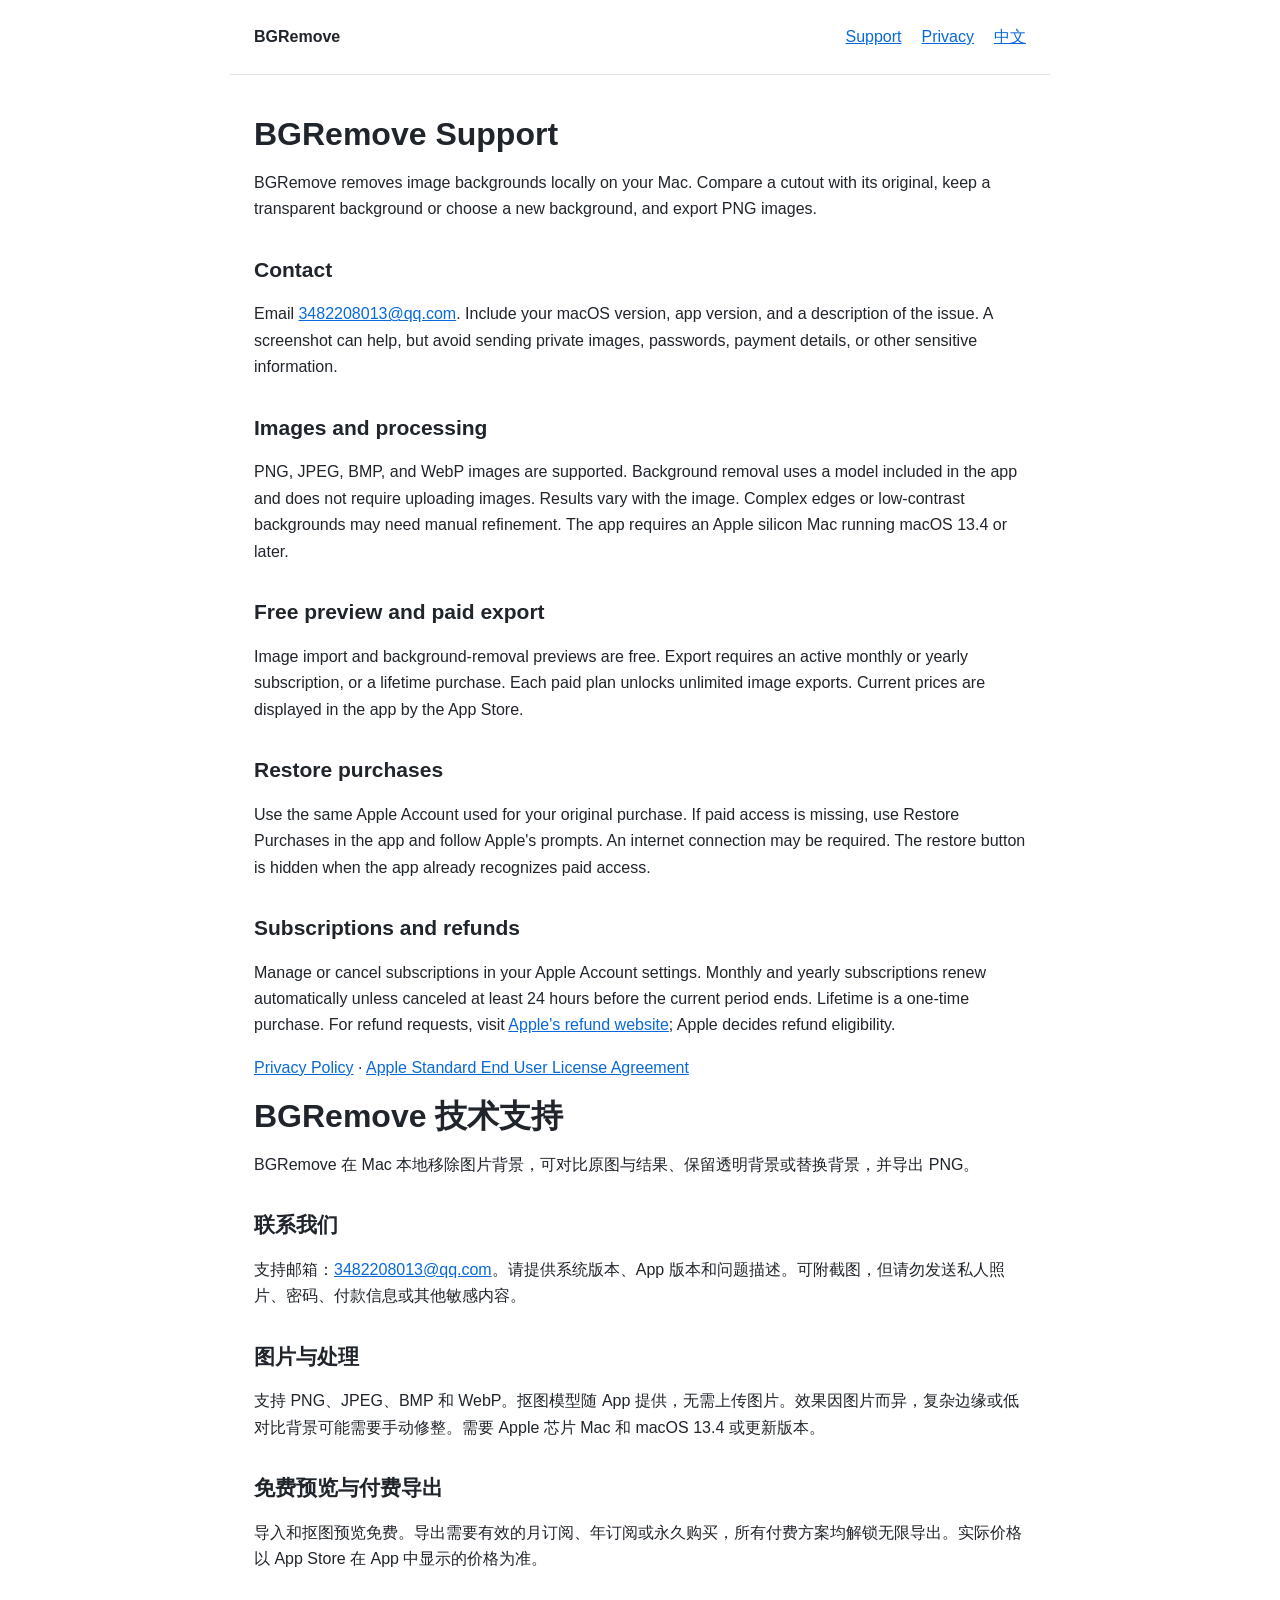
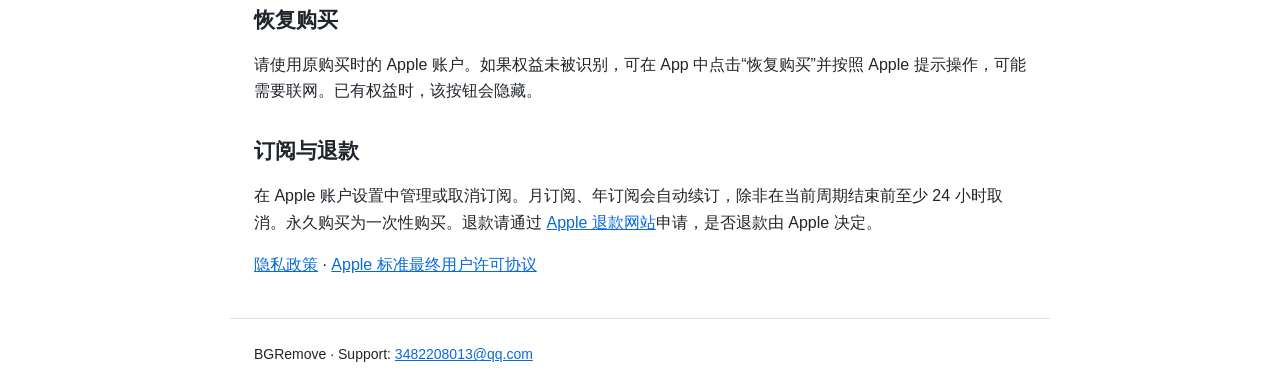
<file: index.html>
<!doctype html>
<html lang="en">
<head><meta charset="utf-8"><meta name="viewport" content="width=device-width, initial-scale=1"><title>BGRemove Support</title><meta name="description" content="Support for BGRemove, a local image background-removal app for Mac."><link rel="stylesheet" href="style.css"></head>
<body>
<header><strong>BGRemove</strong><a href="index.html">Support</a><a href="privacy.html">Privacy</a><a href="#zh">中文</a></header>
<main>
<h1>BGRemove Support</h1>
<p>BGRemove removes image backgrounds locally on your Mac. Compare a cutout with its original, keep a transparent background or choose a new background, and export PNG images.</p>
<h2>Contact</h2>
<p>Email <a href="mailto:3482208013@qq.com">3482208013@qq.com</a>. Include your macOS version, app version, and a description of the issue. A screenshot can help, but avoid sending private images, passwords, payment details, or other sensitive information.</p>
<h2>Images and processing</h2>
<p>PNG, JPEG, BMP, and WebP images are supported. Background removal uses a model included in the app and does not require uploading images. Results vary with the image. Complex edges or low-contrast backgrounds may need manual refinement. The app requires an Apple silicon Mac running macOS 13.4 or later.</p>
<h2>Free preview and paid export</h2>
<p>Image import and background-removal previews are free. Export requires an active monthly or yearly subscription, or a lifetime purchase. Each paid plan unlocks unlimited image exports. Current prices are displayed in the app by the App Store.</p>
<h2>Restore purchases</h2>
<p>Use the same Apple Account used for your original purchase. If paid access is missing, use Restore Purchases in the app and follow Apple's prompts. An internet connection may be required. The restore button is hidden when the app already recognizes paid access.</p>
<h2>Subscriptions and refunds</h2>
<p>Manage or cancel subscriptions in your Apple Account settings. Monthly and yearly subscriptions renew automatically unless canceled at least 24 hours before the current period ends. Lifetime is a one-time purchase. For refund requests, visit <a href="https://reportaproblem.apple.com/">Apple's refund website</a>; Apple decides refund eligibility.</p>
<p><a href="privacy.html">Privacy Policy</a> · <a href="https://www.apple.com/legal/internet-services/itunes/dev/stdeula/">Apple Standard End User License Agreement</a></p>
<section id="zh" lang="zh-Hans">
<h1>BGRemove 技术支持</h1>
<p>BGRemove 在 Mac 本地移除图片背景，可对比原图与结果、保留透明背景或替换背景，并导出 PNG。</p>
<h2>联系我们</h2><p>支持邮箱：<a href="mailto:3482208013@qq.com">3482208013@qq.com</a>。请提供系统版本、App 版本和问题描述。可附截图，但请勿发送私人照片、密码、付款信息或其他敏感内容。</p>
<h2>图片与处理</h2><p>支持 PNG、JPEG、BMP 和 WebP。抠图模型随 App 提供，无需上传图片。效果因图片而异，复杂边缘或低对比背景可能需要手动修整。需要 Apple 芯片 Mac 和 macOS 13.4 或更新版本。</p>
<h2>免费预览与付费导出</h2><p>导入和抠图预览免费。导出需要有效的月订阅、年订阅或永久购买，所有付费方案均解锁无限导出。实际价格以 App Store 在 App 中显示的价格为准。</p>
<h2>恢复购买</h2><p>请使用原购买时的 Apple 账户。如果权益未被识别，可在 App 中点击“恢复购买”并按照 Apple 提示操作，可能需要联网。已有权益时，该按钮会隐藏。</p>
<h2>订阅与退款</h2><p>在 Apple 账户设置中管理或取消订阅。月订阅、年订阅会自动续订，除非在当前周期结束前至少 24 小时取消。永久购买为一次性购买。退款请通过 <a href="https://reportaproblem.apple.com/">Apple 退款网站</a>申请，是否退款由 Apple 决定。</p>
<p><a href="privacy.html#zh">隐私政策</a> · <a href="https://www.apple.com/legal/internet-services/itunes/dev/stdeula/">Apple 标准最终用户许可协议</a></p>
</section>
</main><footer>BGRemove · Support: <a href="mailto:3482208013@qq.com">3482208013@qq.com</a></footer>
</body></html>
</file>
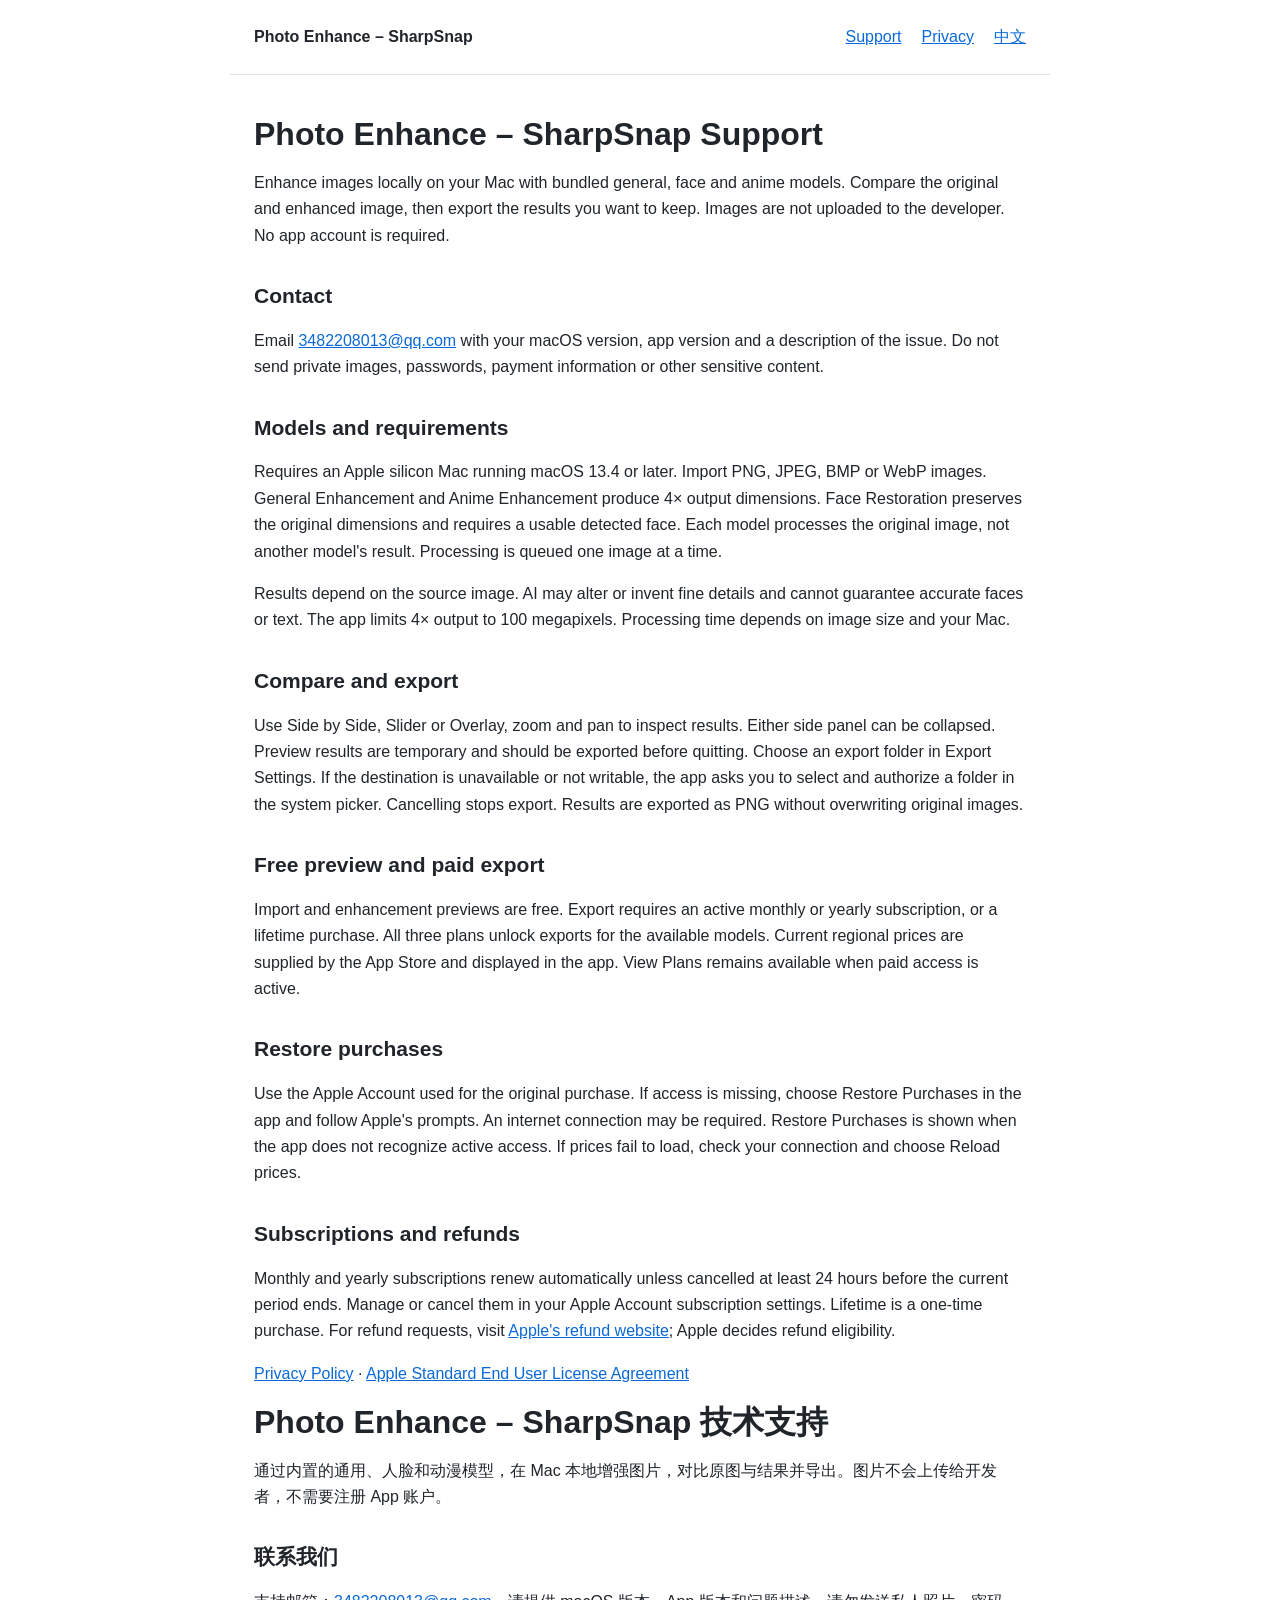
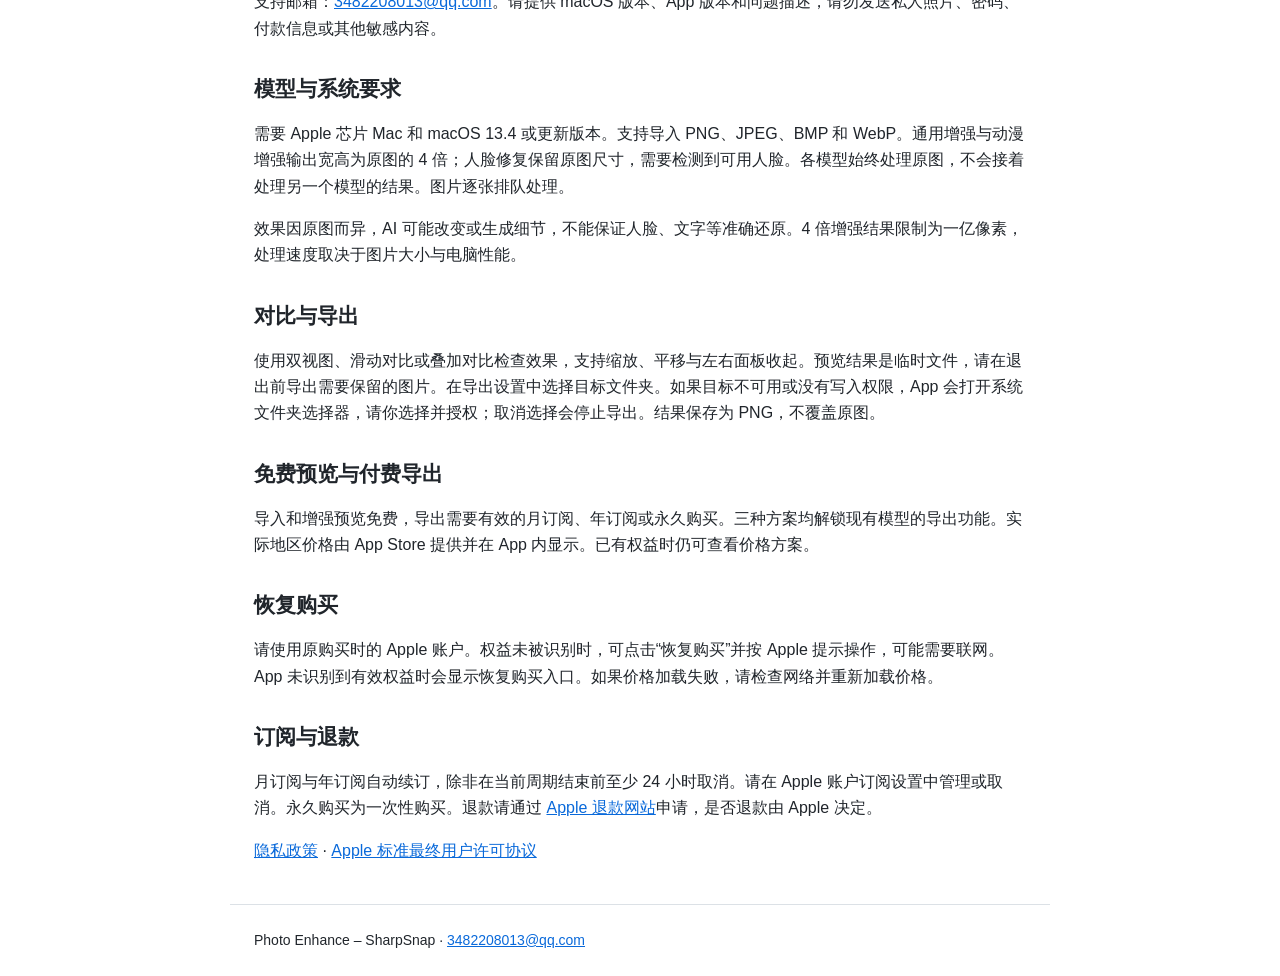
<file: sharpsnap/index.html>
<!doctype html>
<html lang="en">
<head><meta charset="utf-8"><meta name="viewport" content="width=device-width, initial-scale=1"><title>Photo Enhance – SharpSnap Support</title><meta name="description" content="Support for Photo Enhance – SharpSnap: local general, face and anime enhancement on Mac."><link rel="stylesheet" href="style.css"></head>
<body>
<header><strong>Photo Enhance – SharpSnap</strong><a href="index.html">Support</a><a href="privacy.html">Privacy</a><a href="#zh">中文</a></header>
<main>
<h1>Photo Enhance – SharpSnap Support</h1>
<p>Enhance images locally on your Mac with bundled general, face and anime models. Compare the original and enhanced image, then export the results you want to keep. Images are not uploaded to the developer. No app account is required.</p>
<h2>Contact</h2>
<p>Email <a href="mailto:3482208013@qq.com">3482208013@qq.com</a> with your macOS version, app version and a description of the issue. Do not send private images, passwords, payment information or other sensitive content.</p>
<h2>Models and requirements</h2>
<p>Requires an Apple silicon Mac running macOS 13.4 or later. Import PNG, JPEG, BMP or WebP images. General Enhancement and Anime Enhancement produce 4× output dimensions. Face Restoration preserves the original dimensions and requires a usable detected face. Each model processes the original image, not another model's result. Processing is queued one image at a time.</p>
<p>Results depend on the source image. AI may alter or invent fine details and cannot guarantee accurate faces or text. The app limits 4× output to 100 megapixels. Processing time depends on image size and your Mac.</p>
<h2>Compare and export</h2>
<p>Use Side by Side, Slider or Overlay, zoom and pan to inspect results. Either side panel can be collapsed. Preview results are temporary and should be exported before quitting. Choose an export folder in Export Settings. If the destination is unavailable or not writable, the app asks you to select and authorize a folder in the system picker. Cancelling stops export. Results are exported as PNG without overwriting original images.</p>
<h2>Free preview and paid export</h2>
<p>Import and enhancement previews are free. Export requires an active monthly or yearly subscription, or a lifetime purchase. All three plans unlock exports for the available models. Current regional prices are supplied by the App Store and displayed in the app. View Plans remains available when paid access is active.</p>
<h2>Restore purchases</h2>
<p>Use the Apple Account used for the original purchase. If access is missing, choose Restore Purchases in the app and follow Apple's prompts. An internet connection may be required. Restore Purchases is shown when the app does not recognize active access. If prices fail to load, check your connection and choose Reload prices.</p>
<h2>Subscriptions and refunds</h2>
<p>Monthly and yearly subscriptions renew automatically unless cancelled at least 24 hours before the current period ends. Manage or cancel them in your Apple Account subscription settings. Lifetime is a one-time purchase. For refund requests, visit <a href="https://reportaproblem.apple.com/">Apple's refund website</a>; Apple decides refund eligibility.</p>
<p><a href="privacy.html">Privacy Policy</a> · <a href="https://www.apple.com/legal/internet-services/itunes/dev/stdeula/">Apple Standard End User License Agreement</a></p>
<section id="zh" lang="zh-Hans">
<h1>Photo Enhance – SharpSnap 技术支持</h1>
<p>通过内置的通用、人脸和动漫模型，在 Mac 本地增强图片，对比原图与结果并导出。图片不会上传给开发者，不需要注册 App 账户。</p>
<h2>联系我们</h2>
<p>支持邮箱：<a href="mailto:3482208013@qq.com">3482208013@qq.com</a>。请提供 macOS 版本、App 版本和问题描述，请勿发送私人照片、密码、付款信息或其他敏感内容。</p>
<h2>模型与系统要求</h2>
<p>需要 Apple 芯片 Mac 和 macOS 13.4 或更新版本。支持导入 PNG、JPEG、BMP 和 WebP。通用增强与动漫增强输出宽高为原图的 4 倍；人脸修复保留原图尺寸，需要检测到可用人脸。各模型始终处理原图，不会接着处理另一个模型的结果。图片逐张排队处理。</p>
<p>效果因原图而异，AI 可能改变或生成细节，不能保证人脸、文字等准确还原。4 倍增强结果限制为一亿像素，处理速度取决于图片大小与电脑性能。</p>
<h2>对比与导出</h2>
<p>使用双视图、滑动对比或叠加对比检查效果，支持缩放、平移与左右面板收起。预览结果是临时文件，请在退出前导出需要保留的图片。在导出设置中选择目标文件夹。如果目标不可用或没有写入权限，App 会打开系统文件夹选择器，请你选择并授权；取消选择会停止导出。结果保存为 PNG，不覆盖原图。</p>
<h2>免费预览与付费导出</h2>
<p>导入和增强预览免费，导出需要有效的月订阅、年订阅或永久购买。三种方案均解锁现有模型的导出功能。实际地区价格由 App Store 提供并在 App 内显示。已有权益时仍可查看价格方案。</p>
<h2>恢复购买</h2>
<p>请使用原购买时的 Apple 账户。权益未被识别时，可点击“恢复购买”并按 Apple 提示操作，可能需要联网。App 未识别到有效权益时会显示恢复购买入口。如果价格加载失败，请检查网络并重新加载价格。</p>
<h2>订阅与退款</h2>
<p>月订阅与年订阅自动续订，除非在当前周期结束前至少 24 小时取消。请在 Apple 账户订阅设置中管理或取消。永久购买为一次性购买。退款请通过 <a href="https://reportaproblem.apple.com/">Apple 退款网站</a>申请，是否退款由 Apple 决定。</p>
<p><a href="privacy.html#zh">隐私政策</a> · <a href="https://www.apple.com/legal/internet-services/itunes/dev/stdeula/">Apple 标准最终用户许可协议</a></p>
</section>
</main><footer>Photo Enhance – SharpSnap · <a href="mailto:3482208013@qq.com">3482208013@qq.com</a></footer>
</body></html>
</file>
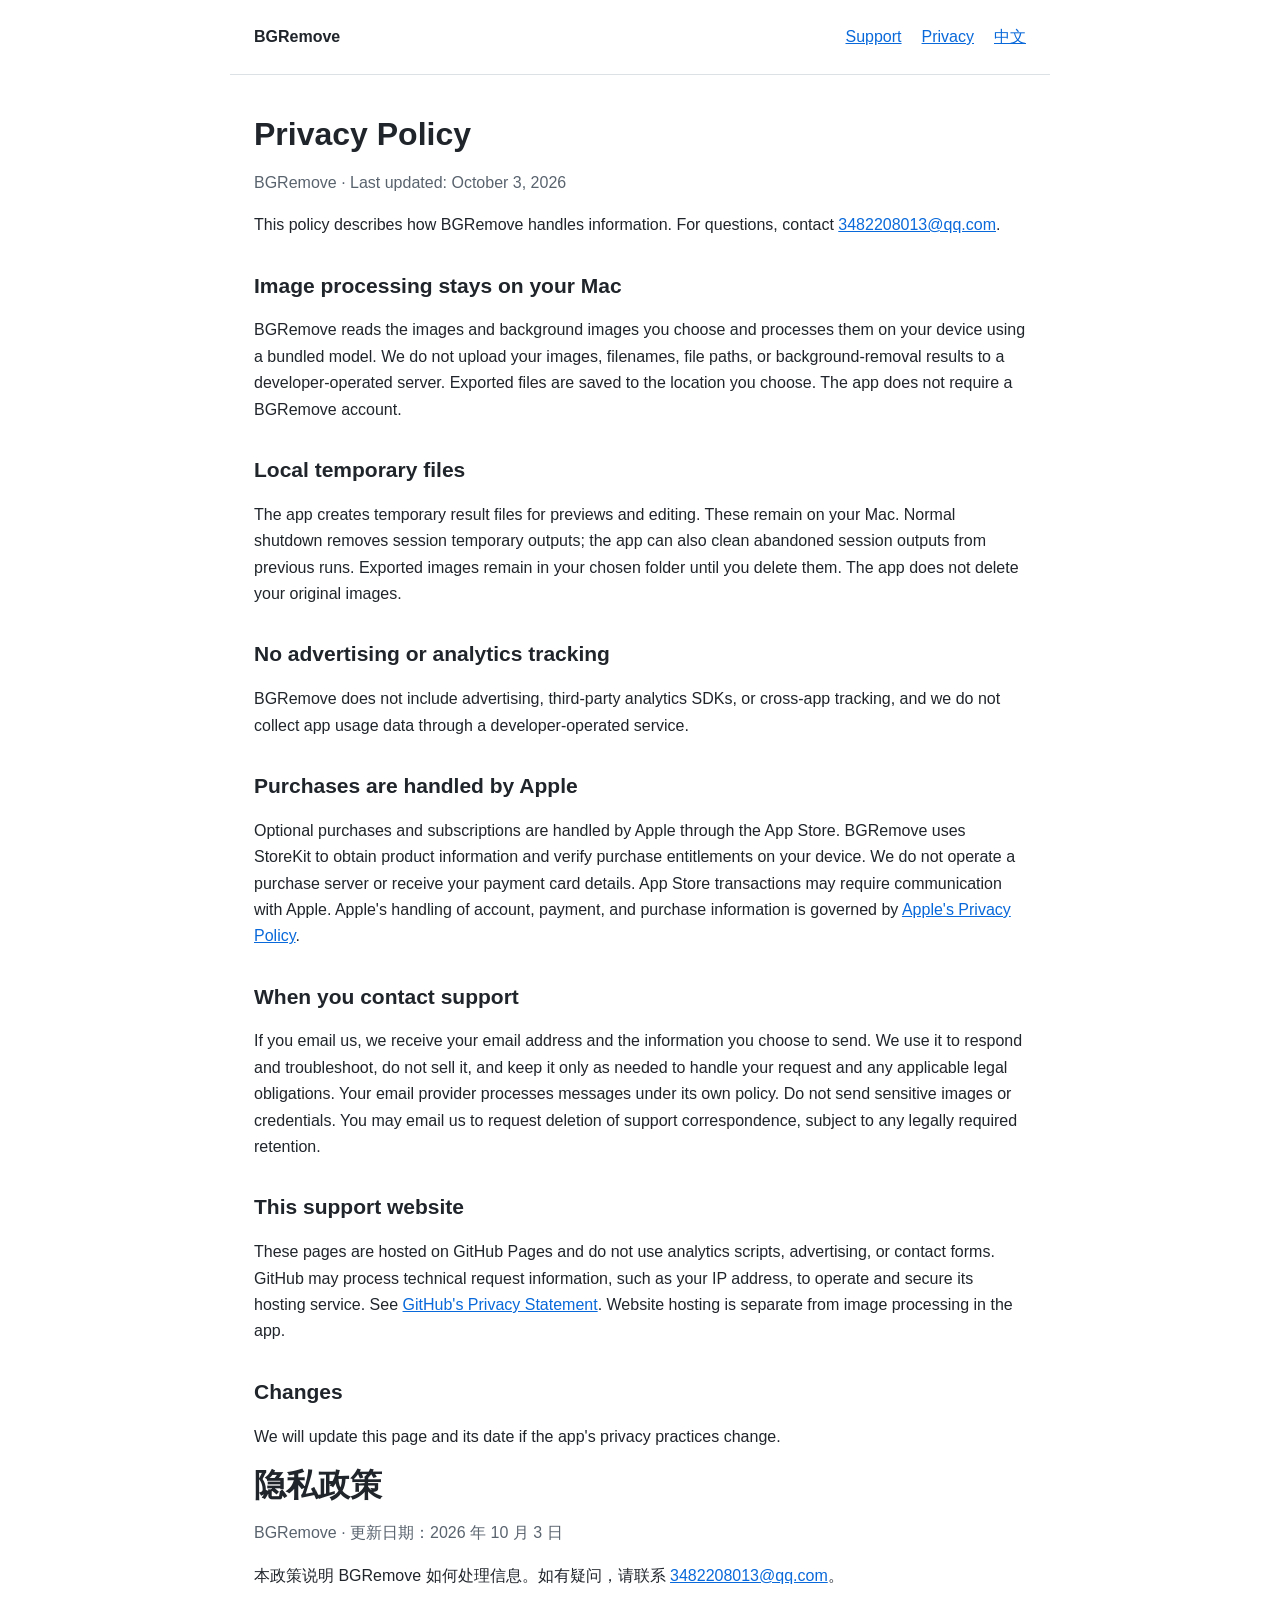
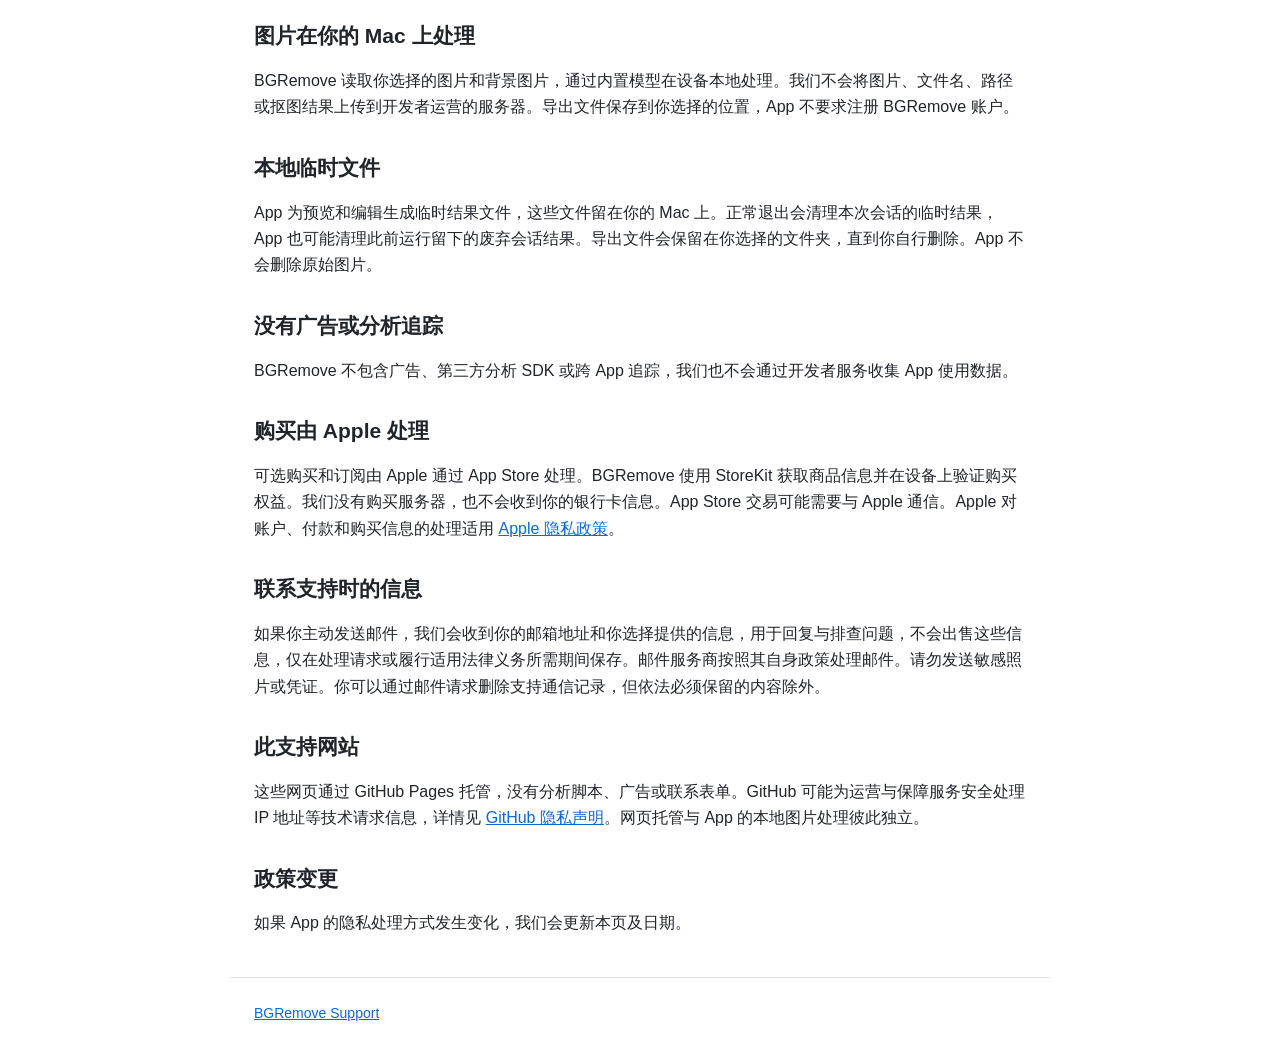
<file: privacy.html>
<!doctype html>
<html lang="en">
<head><meta charset="utf-8"><meta name="viewport" content="width=device-width, initial-scale=1"><title>BGRemove Privacy Policy</title><meta name="description" content="BGRemove privacy policy: on-device image processing and Apple-managed purchases."><link rel="stylesheet" href="style.css"></head>
<body>
<header><strong>BGRemove</strong><a href="index.html">Support</a><a href="privacy.html">Privacy</a><a href="#zh">中文</a></header>
<main>
<h1>Privacy Policy</h1><p class="muted">BGRemove · Last updated: October 3, 2026</p>
<p>This policy describes how BGRemove handles information. For questions, contact <a href="mailto:3482208013@qq.com">3482208013@qq.com</a>.</p>
<h2>Image processing stays on your Mac</h2>
<p>BGRemove reads the images and background images you choose and processes them on your device using a bundled model. We do not upload your images, filenames, file paths, or background-removal results to a developer-operated server. Exported files are saved to the location you choose. The app does not require a BGRemove account.</p>
<h2>Local temporary files</h2>
<p>The app creates temporary result files for previews and editing. These remain on your Mac. Normal shutdown removes session temporary outputs; the app can also clean abandoned session outputs from previous runs. Exported images remain in your chosen folder until you delete them. The app does not delete your original images.</p>
<h2>No advertising or analytics tracking</h2>
<p>BGRemove does not include advertising, third-party analytics SDKs, or cross-app tracking, and we do not collect app usage data through a developer-operated service.</p>
<h2>Purchases are handled by Apple</h2>
<p>Optional purchases and subscriptions are handled by Apple through the App Store. BGRemove uses StoreKit to obtain product information and verify purchase entitlements on your device. We do not operate a purchase server or receive your payment card details. App Store transactions may require communication with Apple. Apple's handling of account, payment, and purchase information is governed by <a href="https://www.apple.com/legal/privacy/">Apple's Privacy Policy</a>.</p>
<h2>When you contact support</h2>
<p>If you email us, we receive your email address and the information you choose to send. We use it to respond and troubleshoot, do not sell it, and keep it only as needed to handle your request and any applicable legal obligations. Your email provider processes messages under its own policy. Do not send sensitive images or credentials. You may email us to request deletion of support correspondence, subject to any legally required retention.</p>
<h2>This support website</h2>
<p>These pages are hosted on GitHub Pages and do not use analytics scripts, advertising, or contact forms. GitHub may process technical request information, such as your IP address, to operate and secure its hosting service. See <a href="https://docs.github.com/en/site-policy/privacy-policies/github-general-privacy-statement">GitHub's Privacy Statement</a>. Website hosting is separate from image processing in the app.</p>
<h2>Changes</h2><p>We will update this page and its date if the app's privacy practices change.</p>
<section id="zh" lang="zh-Hans">
<h1>隐私政策</h1><p class="muted">BGRemove · 更新日期：2026 年 10 月 3 日</p>
<p>本政策说明 BGRemove 如何处理信息。如有疑问，请联系 <a href="mailto:3482208013@qq.com">3482208013@qq.com</a>。</p>
<h2>图片在你的 Mac 上处理</h2><p>BGRemove 读取你选择的图片和背景图片，通过内置模型在设备本地处理。我们不会将图片、文件名、路径或抠图结果上传到开发者运营的服务器。导出文件保存到你选择的位置，App 不要求注册 BGRemove 账户。</p>
<h2>本地临时文件</h2><p>App 为预览和编辑生成临时结果文件，这些文件留在你的 Mac 上。正常退出会清理本次会话的临时结果，App 也可能清理此前运行留下的废弃会话结果。导出文件会保留在你选择的文件夹，直到你自行删除。App 不会删除原始图片。</p>
<h2>没有广告或分析追踪</h2><p>BGRemove 不包含广告、第三方分析 SDK 或跨 App 追踪，我们也不会通过开发者服务收集 App 使用数据。</p>
<h2>购买由 Apple 处理</h2><p>可选购买和订阅由 Apple 通过 App Store 处理。BGRemove 使用 StoreKit 获取商品信息并在设备上验证购买权益。我们没有购买服务器，也不会收到你的银行卡信息。App Store 交易可能需要与 Apple 通信。Apple 对账户、付款和购买信息的处理适用 <a href="https://www.apple.com/legal/privacy/">Apple 隐私政策</a>。</p>
<h2>联系支持时的信息</h2><p>如果你主动发送邮件，我们会收到你的邮箱地址和你选择提供的信息，用于回复与排查问题，不会出售这些信息，仅在处理请求或履行适用法律义务所需期间保存。邮件服务商按照其自身政策处理邮件。请勿发送敏感照片或凭证。你可以通过邮件请求删除支持通信记录，但依法必须保留的内容除外。</p>
<h2>此支持网站</h2><p>这些网页通过 GitHub Pages 托管，没有分析脚本、广告或联系表单。GitHub 可能为运营与保障服务安全处理 IP 地址等技术请求信息，详情见 <a href="https://docs.github.com/en/site-policy/privacy-policies/github-general-privacy-statement">GitHub 隐私声明</a>。网页托管与 App 的本地图片处理彼此独立。</p>
<h2>政策变更</h2><p>如果 App 的隐私处理方式发生变化，我们会更新本页及日期。</p>
</section>
</main><footer><a href="index.html">BGRemove Support</a></footer>
</body></html>
</file>
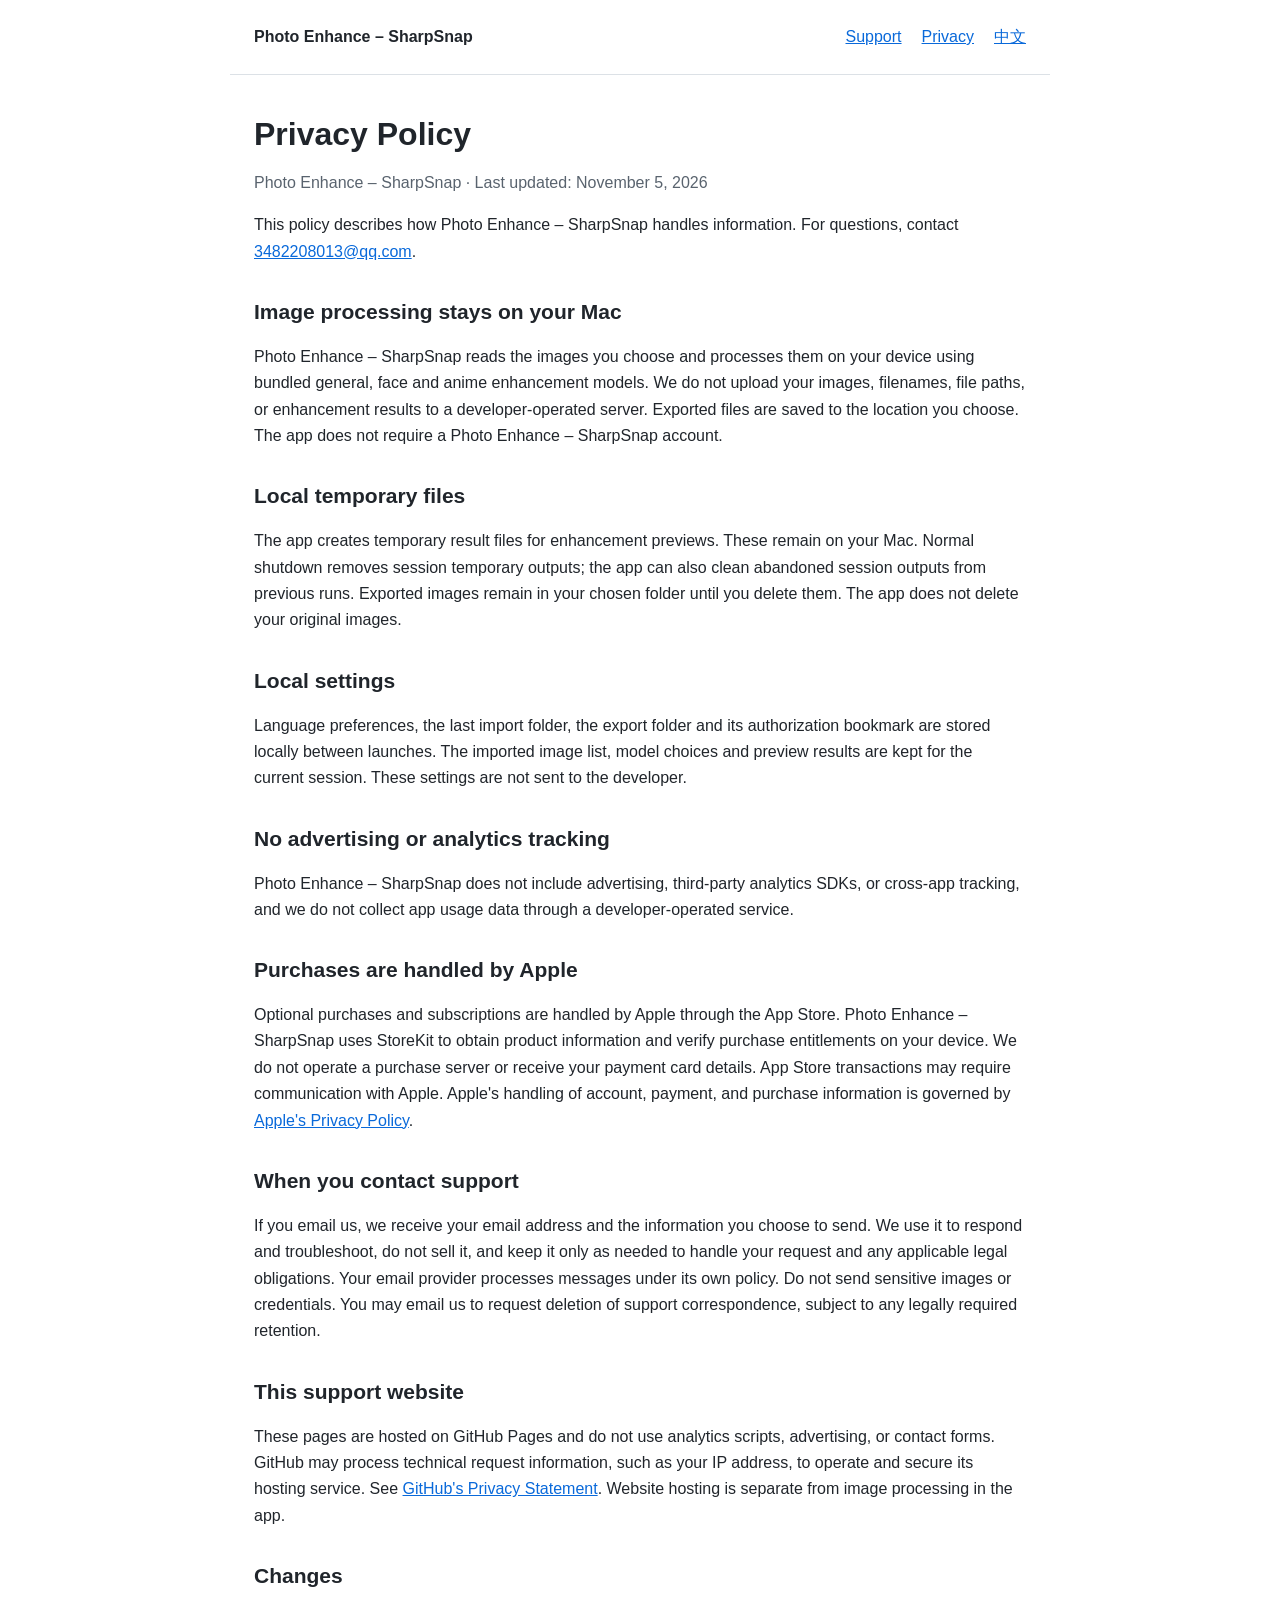
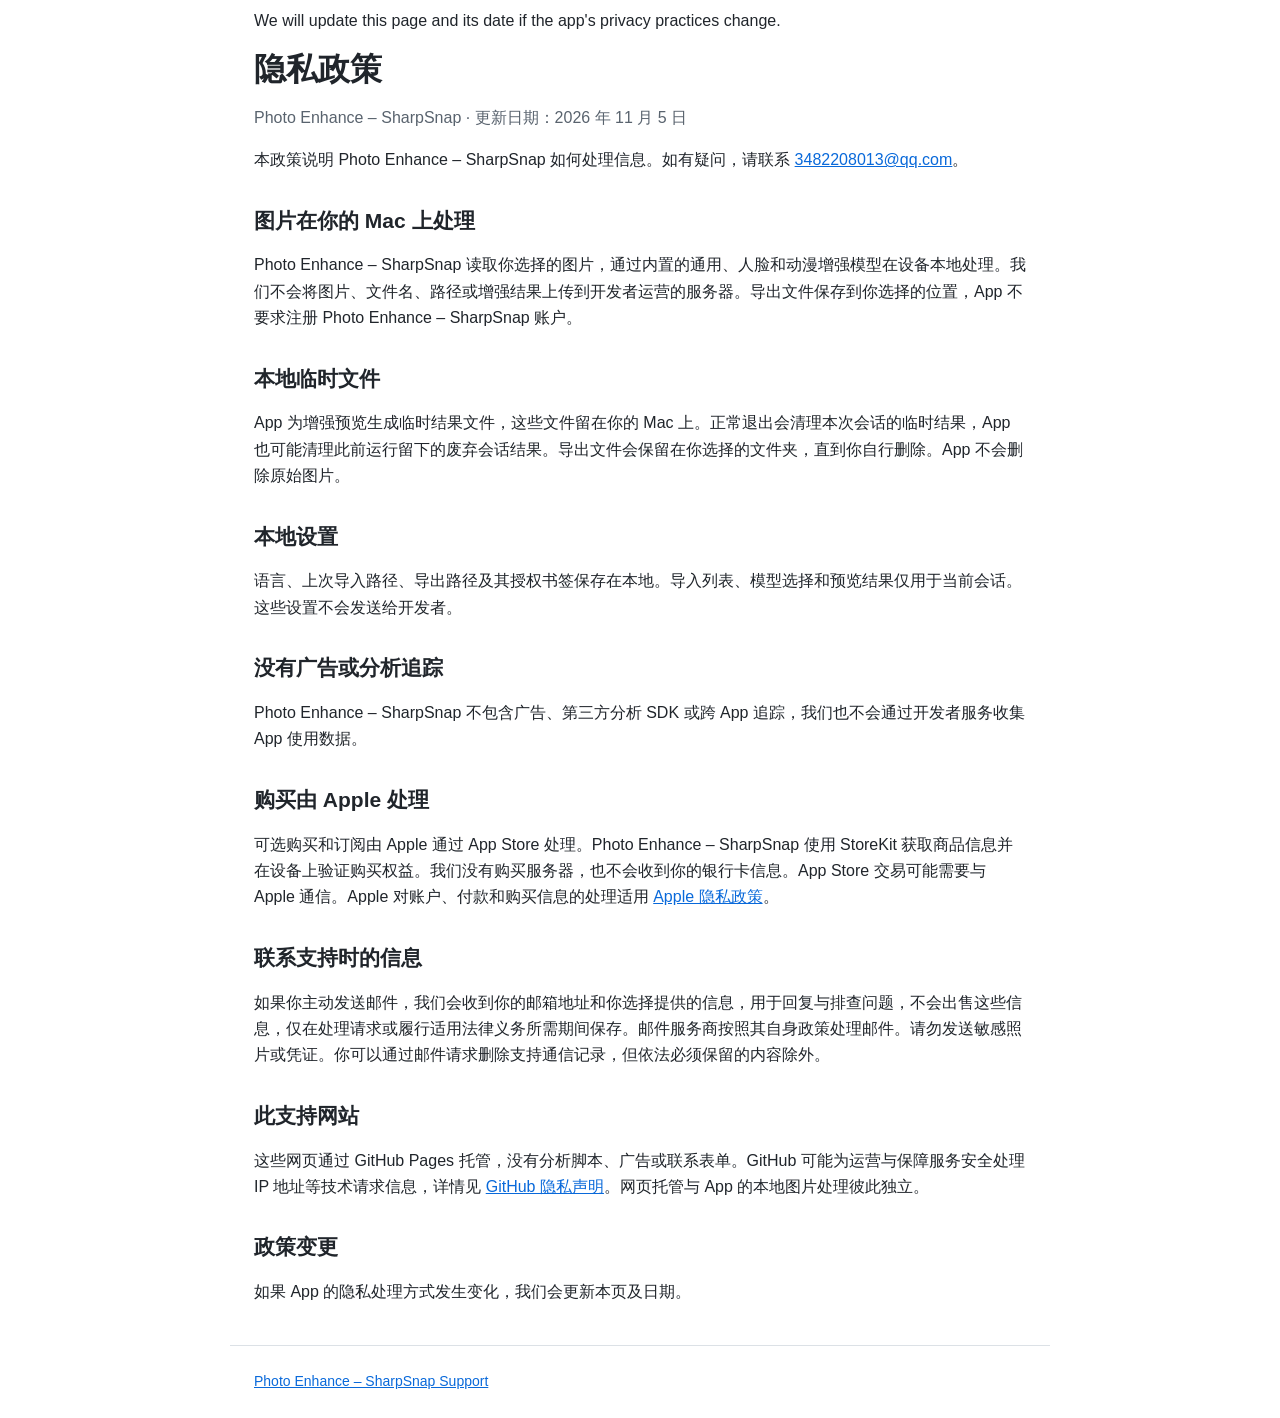
<file: sharpsnap/privacy.html>
<!doctype html>
<html lang="en">
<head><meta charset="utf-8"><meta name="viewport" content="width=device-width, initial-scale=1"><title>Photo Enhance – SharpSnap Privacy Policy</title><meta name="description" content="Photo Enhance – SharpSnap privacy policy: on-device image processing and Apple-managed purchases."><link rel="stylesheet" href="style.css"></head>
<body>
<header><strong>Photo Enhance – SharpSnap</strong><a href="index.html">Support</a><a href="privacy.html">Privacy</a><a href="#zh">中文</a></header>
<main>
<h1>Privacy Policy</h1><p class="muted">Photo Enhance – SharpSnap · Last updated: November 5, 2026</p>
<p>This policy describes how Photo Enhance – SharpSnap handles information. For questions, contact <a href="mailto:3482208013@qq.com">3482208013@qq.com</a>.</p>
<h2>Image processing stays on your Mac</h2>
<p>Photo Enhance – SharpSnap reads the images you choose and processes them on your device using bundled general, face and anime enhancement models. We do not upload your images, filenames, file paths, or enhancement results to a developer-operated server. Exported files are saved to the location you choose. The app does not require a Photo Enhance – SharpSnap account.</p>
<h2>Local temporary files</h2>
<p>The app creates temporary result files for enhancement previews. These remain on your Mac. Normal shutdown removes session temporary outputs; the app can also clean abandoned session outputs from previous runs. Exported images remain in your chosen folder until you delete them. The app does not delete your original images.</p>
<h2>Local settings</h2><p>Language preferences, the last import folder, the export folder and its authorization bookmark are stored locally between launches. The imported image list, model choices and preview results are kept for the current session. These settings are not sent to the developer.</p>
<h2>No advertising or analytics tracking</h2>
<p>Photo Enhance – SharpSnap does not include advertising, third-party analytics SDKs, or cross-app tracking, and we do not collect app usage data through a developer-operated service.</p>
<h2>Purchases are handled by Apple</h2>
<p>Optional purchases and subscriptions are handled by Apple through the App Store. Photo Enhance – SharpSnap uses StoreKit to obtain product information and verify purchase entitlements on your device. We do not operate a purchase server or receive your payment card details. App Store transactions may require communication with Apple. Apple's handling of account, payment, and purchase information is governed by <a href="https://www.apple.com/legal/privacy/">Apple's Privacy Policy</a>.</p>
<h2>When you contact support</h2>
<p>If you email us, we receive your email address and the information you choose to send. We use it to respond and troubleshoot, do not sell it, and keep it only as needed to handle your request and any applicable legal obligations. Your email provider processes messages under its own policy. Do not send sensitive images or credentials. You may email us to request deletion of support correspondence, subject to any legally required retention.</p>
<h2>This support website</h2>
<p>These pages are hosted on GitHub Pages and do not use analytics scripts, advertising, or contact forms. GitHub may process technical request information, such as your IP address, to operate and secure its hosting service. See <a href="https://docs.github.com/en/site-policy/privacy-policies/github-general-privacy-statement">GitHub's Privacy Statement</a>. Website hosting is separate from image processing in the app.</p>
<h2>Changes</h2><p>We will update this page and its date if the app's privacy practices change.</p>
<section id="zh" lang="zh-Hans">
<h1>隐私政策</h1><p class="muted">Photo Enhance – SharpSnap · 更新日期：2026 年 11 月 5 日</p>
<p>本政策说明 Photo Enhance – SharpSnap 如何处理信息。如有疑问，请联系 <a href="mailto:3482208013@qq.com">3482208013@qq.com</a>。</p>
<h2>图片在你的 Mac 上处理</h2><p>Photo Enhance – SharpSnap 读取你选择的图片，通过内置的通用、人脸和动漫增强模型在设备本地处理。我们不会将图片、文件名、路径或增强结果上传到开发者运营的服务器。导出文件保存到你选择的位置，App 不要求注册 Photo Enhance – SharpSnap 账户。</p>
<h2>本地临时文件</h2><p>App 为增强预览生成临时结果文件，这些文件留在你的 Mac 上。正常退出会清理本次会话的临时结果，App 也可能清理此前运行留下的废弃会话结果。导出文件会保留在你选择的文件夹，直到你自行删除。App 不会删除原始图片。</p>
<h2>本地设置</h2><p>语言、上次导入路径、导出路径及其授权书签保存在本地。导入列表、模型选择和预览结果仅用于当前会话。这些设置不会发送给开发者。</p>
<h2>没有广告或分析追踪</h2><p>Photo Enhance – SharpSnap 不包含广告、第三方分析 SDK 或跨 App 追踪，我们也不会通过开发者服务收集 App 使用数据。</p>
<h2>购买由 Apple 处理</h2><p>可选购买和订阅由 Apple 通过 App Store 处理。Photo Enhance – SharpSnap 使用 StoreKit 获取商品信息并在设备上验证购买权益。我们没有购买服务器，也不会收到你的银行卡信息。App Store 交易可能需要与 Apple 通信。Apple 对账户、付款和购买信息的处理适用 <a href="https://www.apple.com/legal/privacy/">Apple 隐私政策</a>。</p>
<h2>联系支持时的信息</h2><p>如果你主动发送邮件，我们会收到你的邮箱地址和你选择提供的信息，用于回复与排查问题，不会出售这些信息，仅在处理请求或履行适用法律义务所需期间保存。邮件服务商按照其自身政策处理邮件。请勿发送敏感照片或凭证。你可以通过邮件请求删除支持通信记录，但依法必须保留的内容除外。</p>
<h2>此支持网站</h2><p>这些网页通过 GitHub Pages 托管，没有分析脚本、广告或联系表单。GitHub 可能为运营与保障服务安全处理 IP 地址等技术请求信息，详情见 <a href="https://docs.github.com/en/site-policy/privacy-policies/github-general-privacy-statement">GitHub 隐私声明</a>。网页托管与 App 的本地图片处理彼此独立。</p>
<h2>政策变更</h2><p>如果 App 的隐私处理方式发生变化，我们会更新本页及日期。</p>
</section>
</main><footer><a href="index.html">Photo Enhance – SharpSnap Support</a></footer>
</body></html>
</file>
<file: style.css>
:root { color-scheme: light dark; font-family: -apple-system, BlinkMacSystemFont, "Segoe UI", sans-serif; line-height: 1.65; color: #20252b; background: #fff; }
* { box-sizing: border-box; }
body { margin: 0; }
main, header, footer { max-width: 820px; margin: auto; padding: 24px; }
header { border-bottom: 1px solid #dce1e6; display: flex; flex-wrap: wrap; gap: 20px; align-items: center; }
header strong { margin-right: auto; }
a { color: #0969da; overflow-wrap: anywhere; }
h1 { font-size: 32px; line-height: 1.2; margin: 16px 0; }
h2 { font-size: 21px; line-height: 1.4; margin-top: 32px; }
p, li { overflow-wrap: anywhere; }
.muted { color: #59636e; }
section + section { border-top: 1px solid #dce1e6; margin-top: 40px; padding-top: 24px; }
footer { font-size: 14px; border-top: 1px solid #dce1e6; }
@media (prefers-color-scheme: dark) { :root { background: #181b1f; color: #edf0f3; } a { color: #82bbff; } .muted { color: #b9c1ca; } header, footer, section + section { border-color: #424a53; } }
</file>
<file: sharpsnap/style.css>
:root { color-scheme: light dark; font-family: -apple-system, BlinkMacSystemFont, "Segoe UI", sans-serif; line-height: 1.65; color: #20252b; background: #fff; }
* { box-sizing: border-box; }
body { margin: 0; }
main, header, footer { max-width: 820px; margin: auto; padding: 24px; }
header { border-bottom: 1px solid #dce1e6; display: flex; flex-wrap: wrap; gap: 20px; align-items: center; }
header strong { margin-right: auto; }
a { color: #0969da; overflow-wrap: anywhere; }
h1 { font-size: 32px; line-height: 1.2; margin: 16px 0; }
h2 { font-size: 21px; line-height: 1.4; margin-top: 32px; }
p, li { overflow-wrap: anywhere; }
.muted { color: #59636e; }
section + section { border-top: 1px solid #dce1e6; margin-top: 40px; padding-top: 24px; }
footer { font-size: 14px; border-top: 1px solid #dce1e6; }
@media (prefers-color-scheme: dark) { :root { background: #181b1f; color: #edf0f3; } a { color: #82bbff; } .muted { color: #b9c1ca; } header, footer, section + section { border-color: #424a53; } }
</file>
